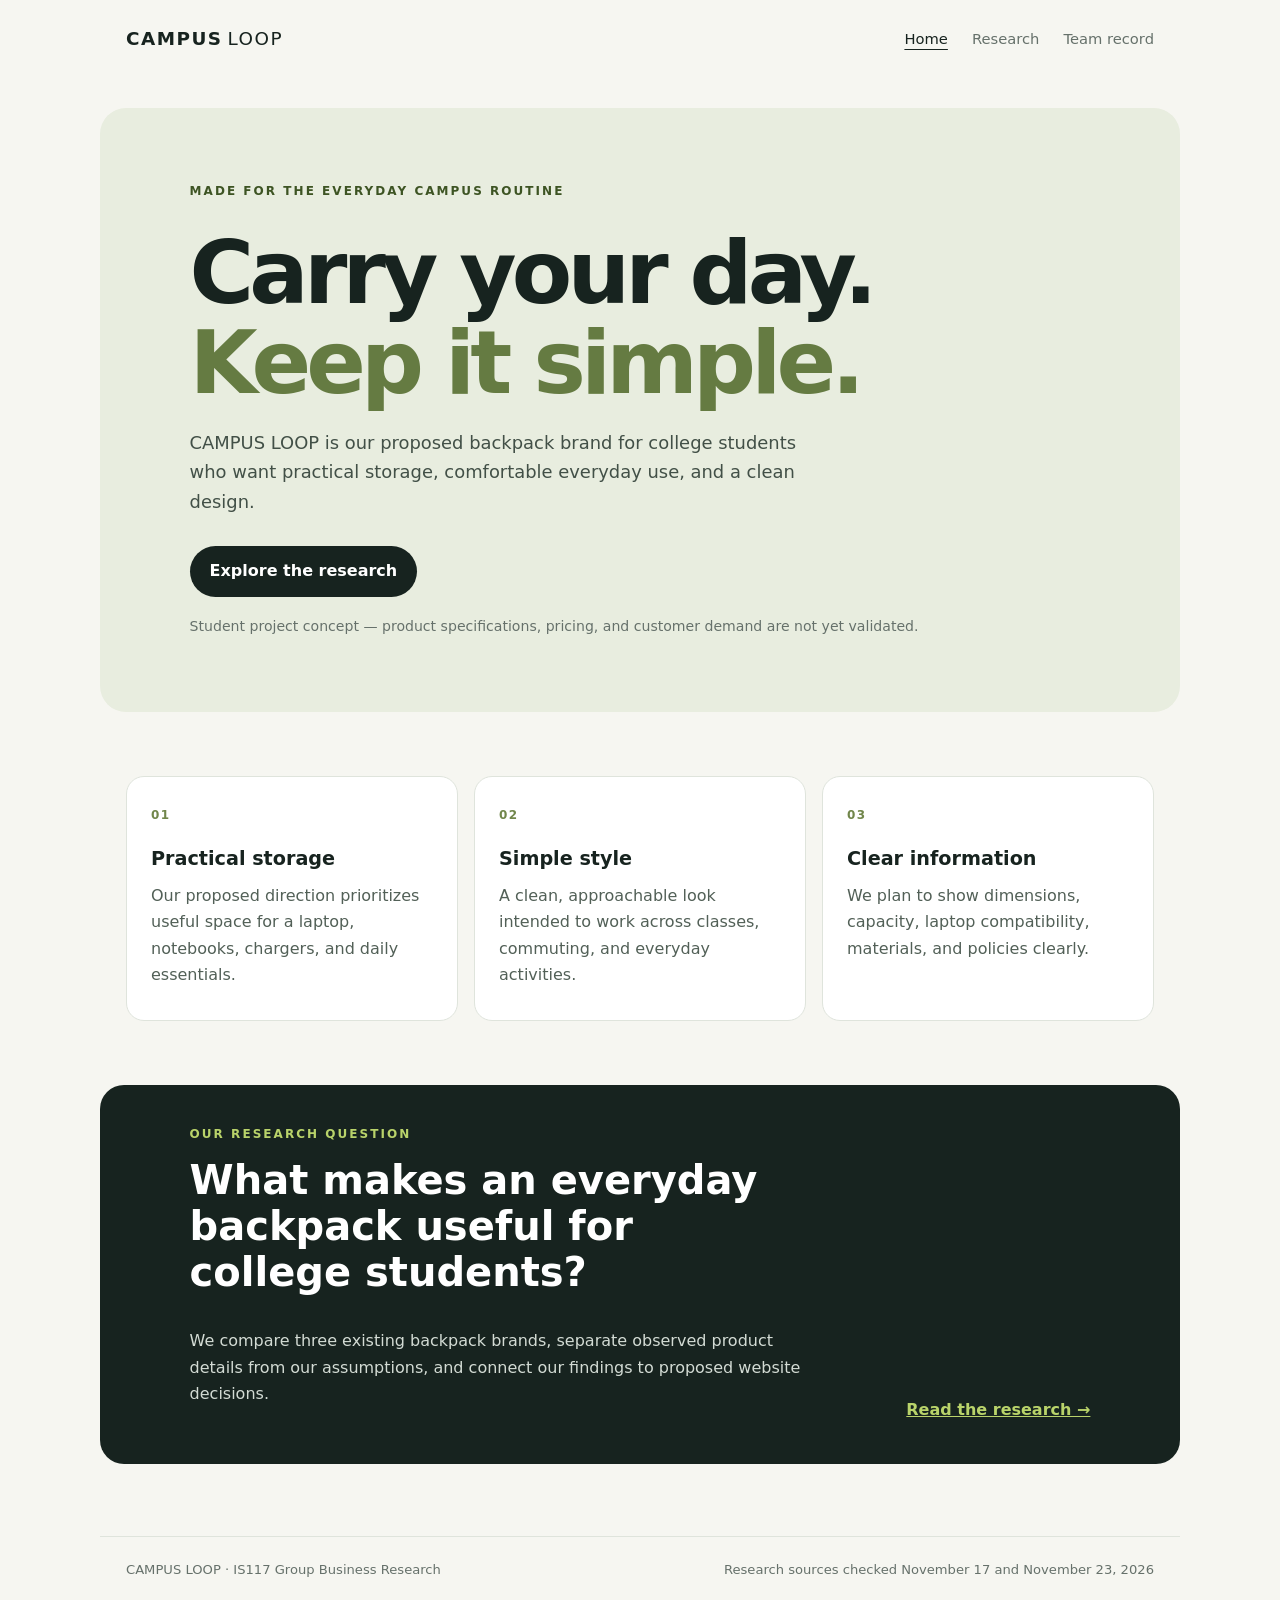
<file: index.html>
<!doctype html>
<html lang="en">
<head>
  <meta charset="utf-8">
  <meta name="viewport" content="width=device-width, initial-scale=1">
  <meta name="description" content="CAMPUS LOOP is a proposed practical backpack brand for college students. Explore our IS117 group business research.">
  <title>CAMPUS LOOP | Everyday backpacks for campus</title>
  <link rel="stylesheet" href="style.css">
</head>
<body>
  <header class="site-header">
    <a class="brand" href="index.html" aria-label="CAMPUS LOOP home">CAMPUS<span>LOOP</span></a>
    <nav aria-label="Main navigation">
      <a href="index.html" aria-current="page">Home</a>
      <a href="research.html">Research</a>
      <a href="team-and-peer-review.md">Team record</a>
    </nav>
  </header>
  <main>
    <section class="hero">
      <p class="eyebrow">MADE FOR THE EVERYDAY CAMPUS ROUTINE</p>
      <h1>Carry your day.<br><span>Keep it simple.</span></h1>
      <p class="hero-copy">CAMPUS LOOP is our proposed backpack brand for college students who want practical storage, comfortable everyday use, and a clean design.</p>
      <a class="button" href="research.html">Explore the research</a>
      <p class="note">Student project concept — product specifications, pricing, and customer demand are not yet validated.</p>
    </section>
    <section class="section-grid" aria-label="Brand direction">
      <article class="feature-card">
        <span class="number">01</span>
        <h2>Practical storage</h2>
        <p>Our proposed direction prioritizes useful space for a laptop, notebooks, chargers, and daily essentials.</p>
      </article>
      <article class="feature-card">
        <span class="number">02</span>
        <h2>Simple style</h2>
        <p>A clean, approachable look intended to work across classes, commuting, and everyday activities.</p>
      </article>
      <article class="feature-card">
        <span class="number">03</span>
        <h2>Clear information</h2>
        <p>We plan to show dimensions, capacity, laptop compatibility, materials, and policies clearly.</p>
      </article>
    </section>
    <section class="callout">
      <div>
        <p class="eyebrow">OUR RESEARCH QUESTION</p>
        <h2>What makes an everyday backpack useful for college students?</h2>
        <p>We compare three existing backpack brands, separate observed product details from our assumptions, and connect our findings to proposed website decisions.</p>
      </div>
      <a class="text-link" href="research.html">Read the research →</a>
    </section>
  </main>
  <footer><span>CAMPUS LOOP · IS117 Group Business Research</span><span>Research sources checked November 17 and November 23, 2026</span></footer>
</body>
</html>
</file>
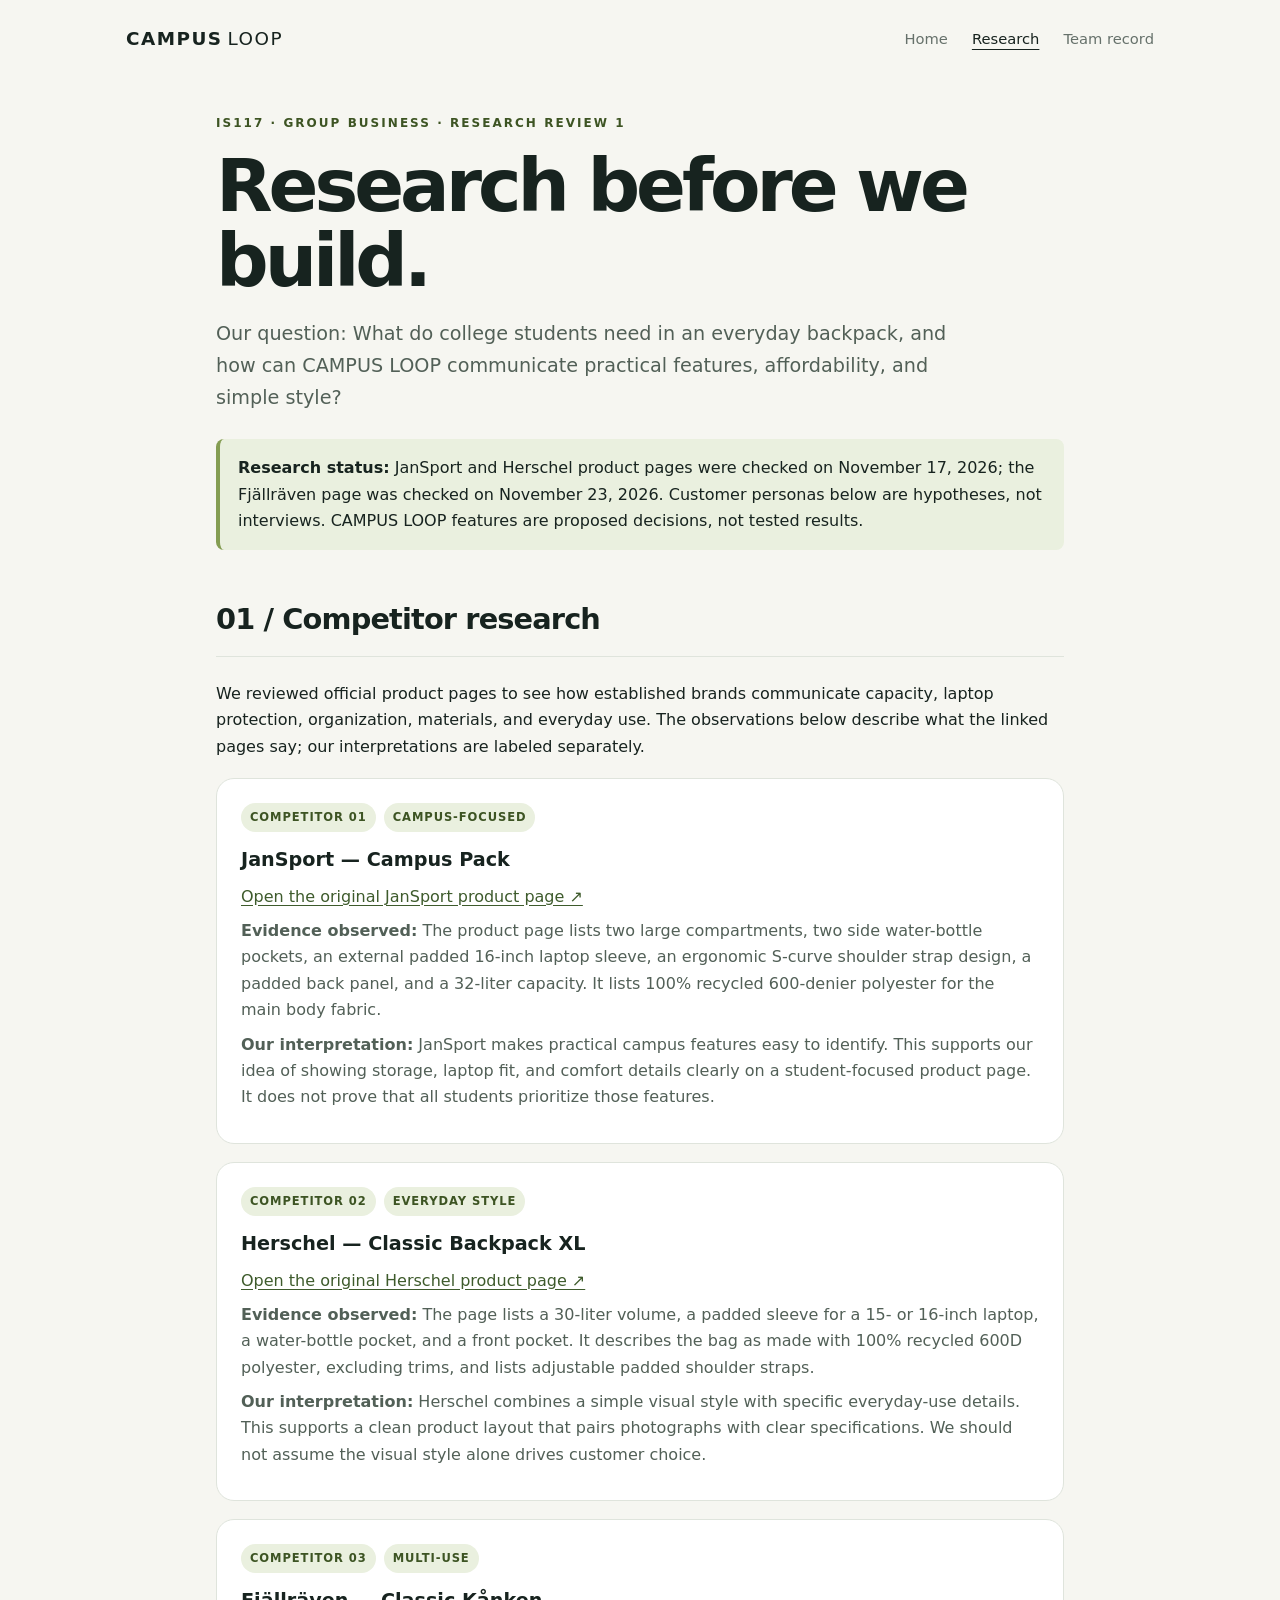
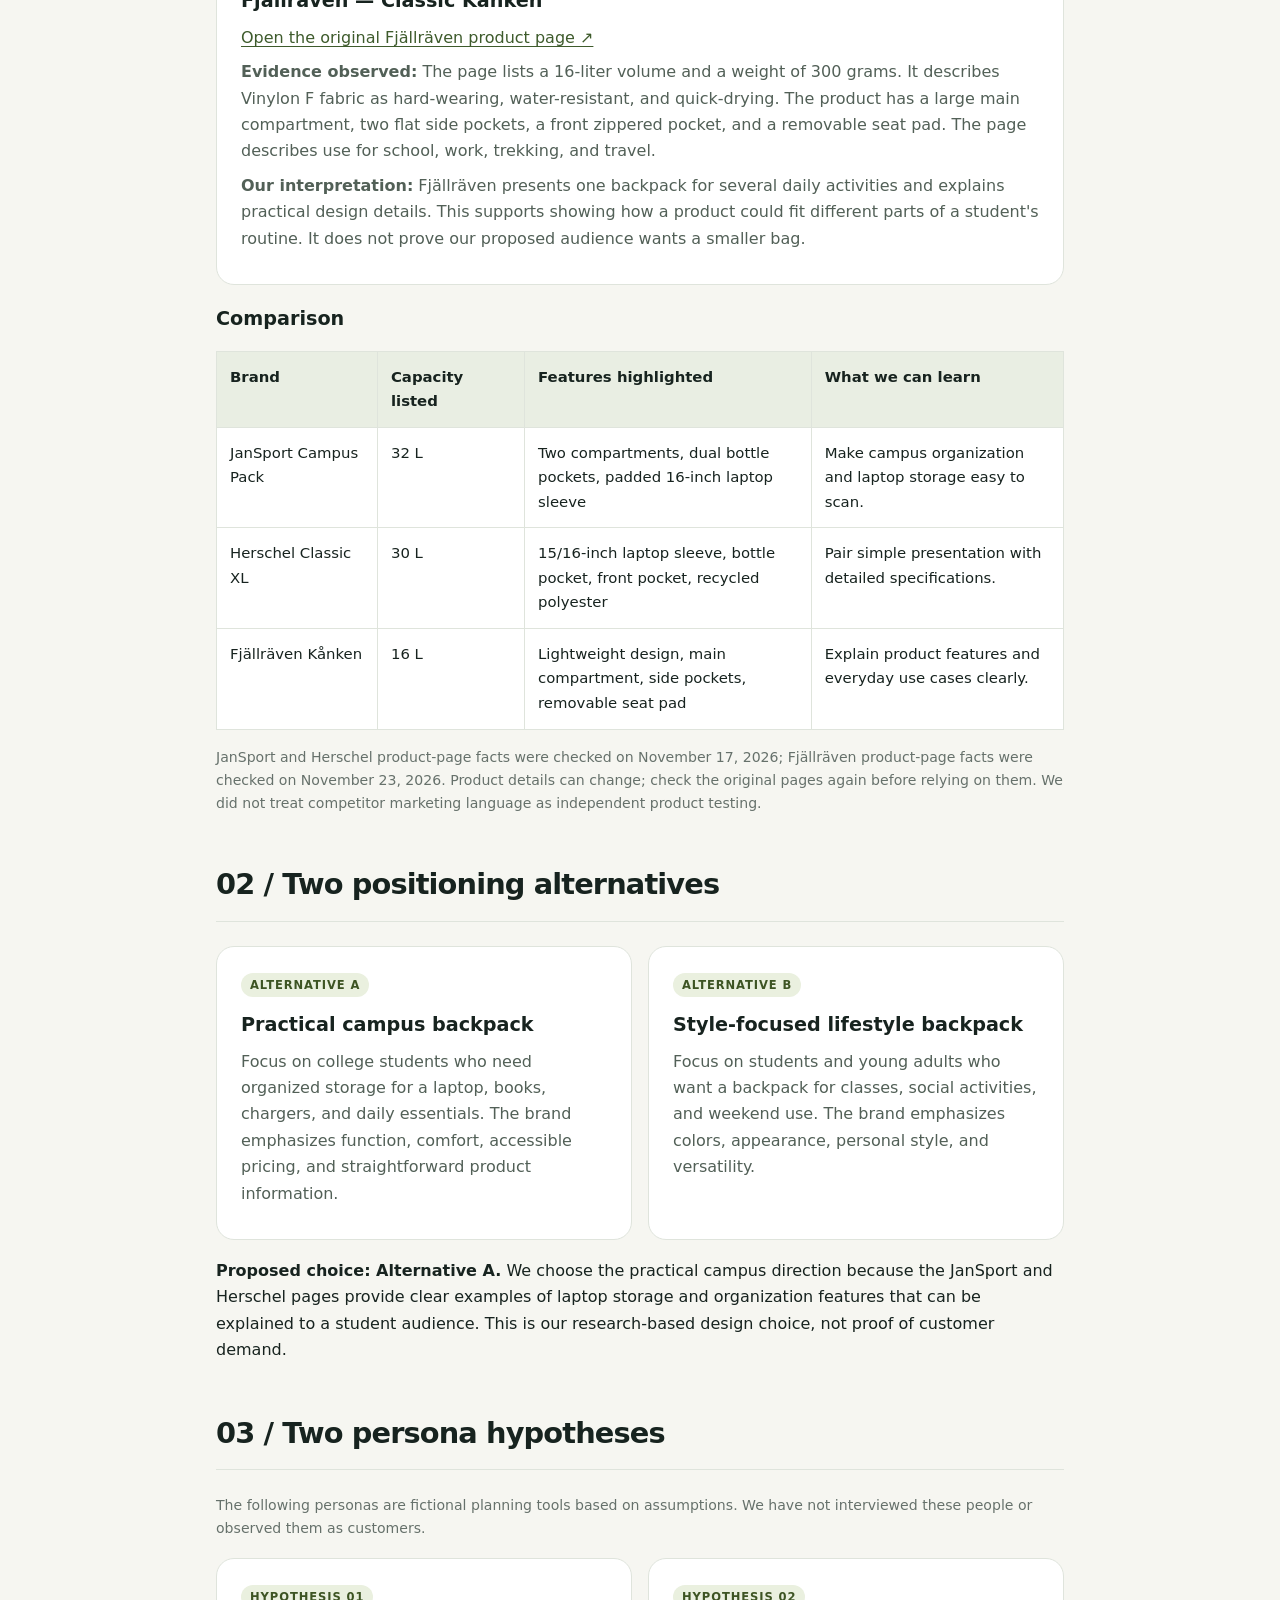
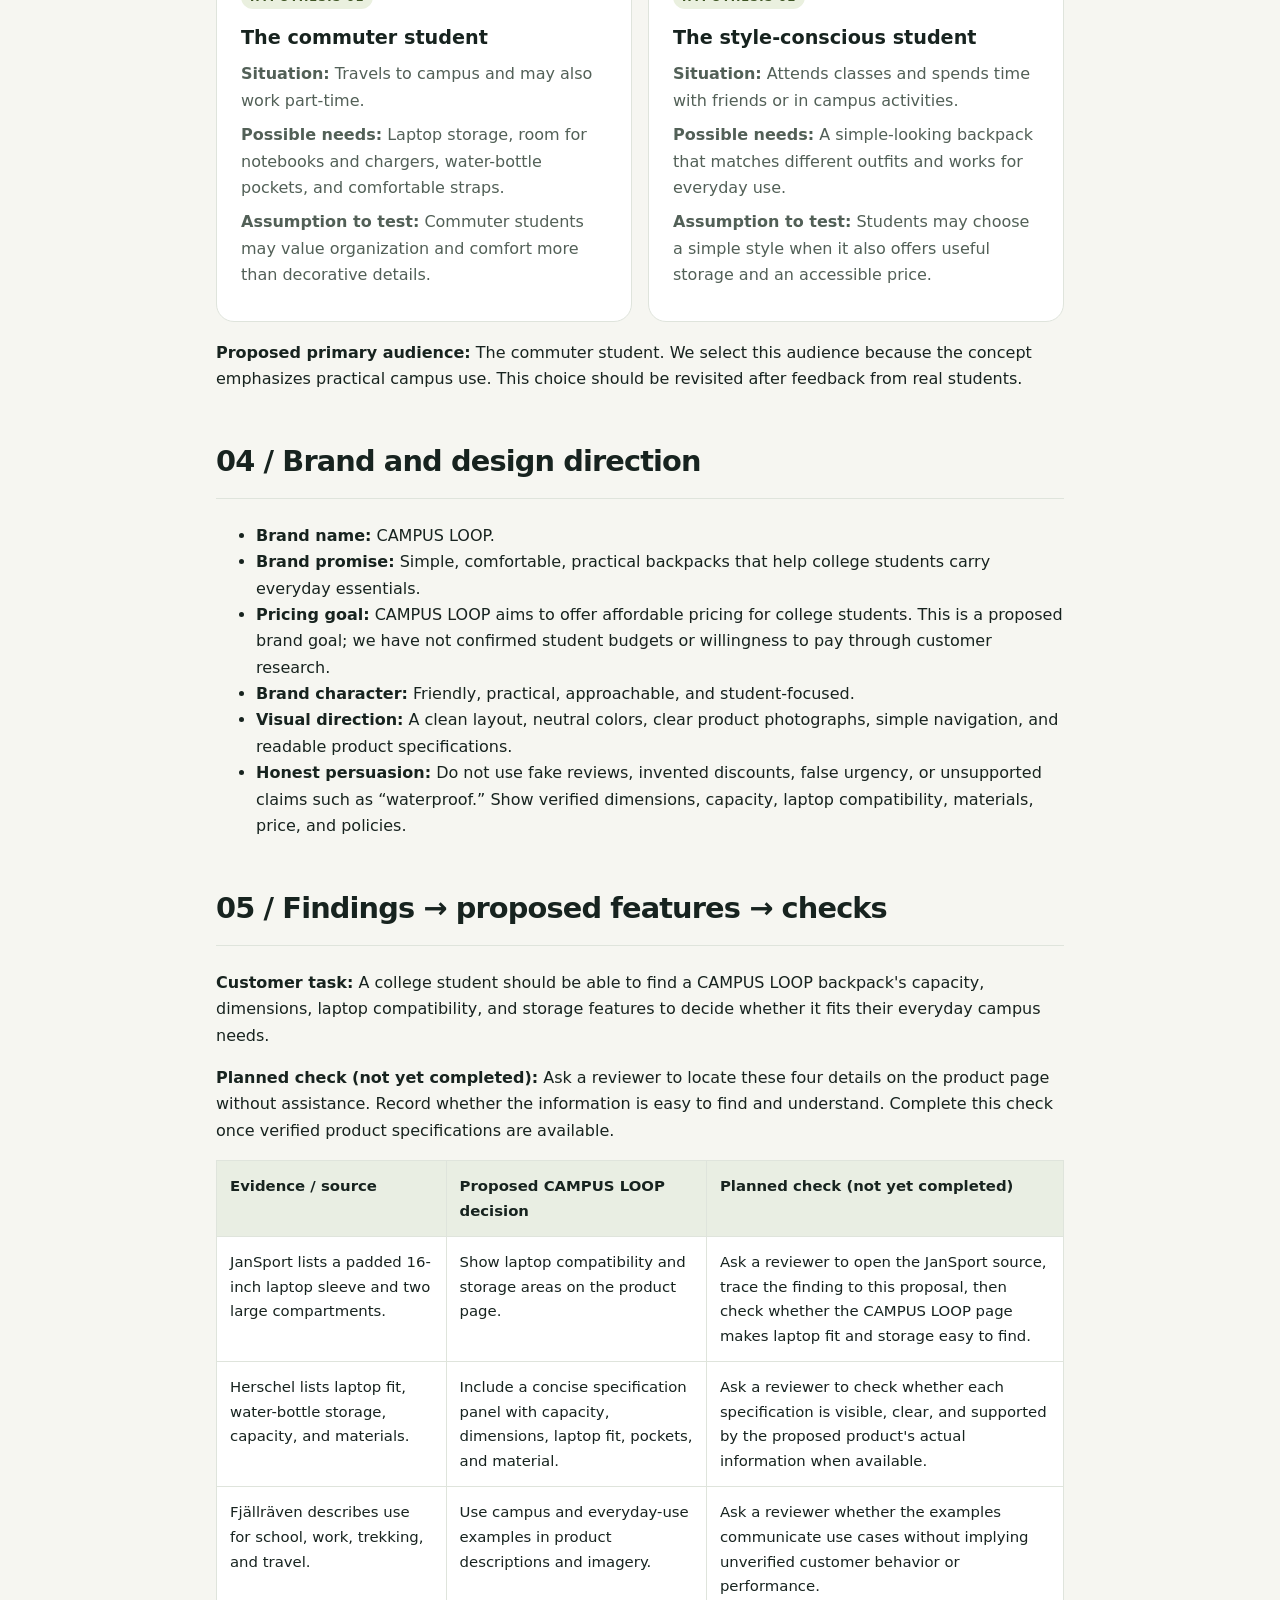
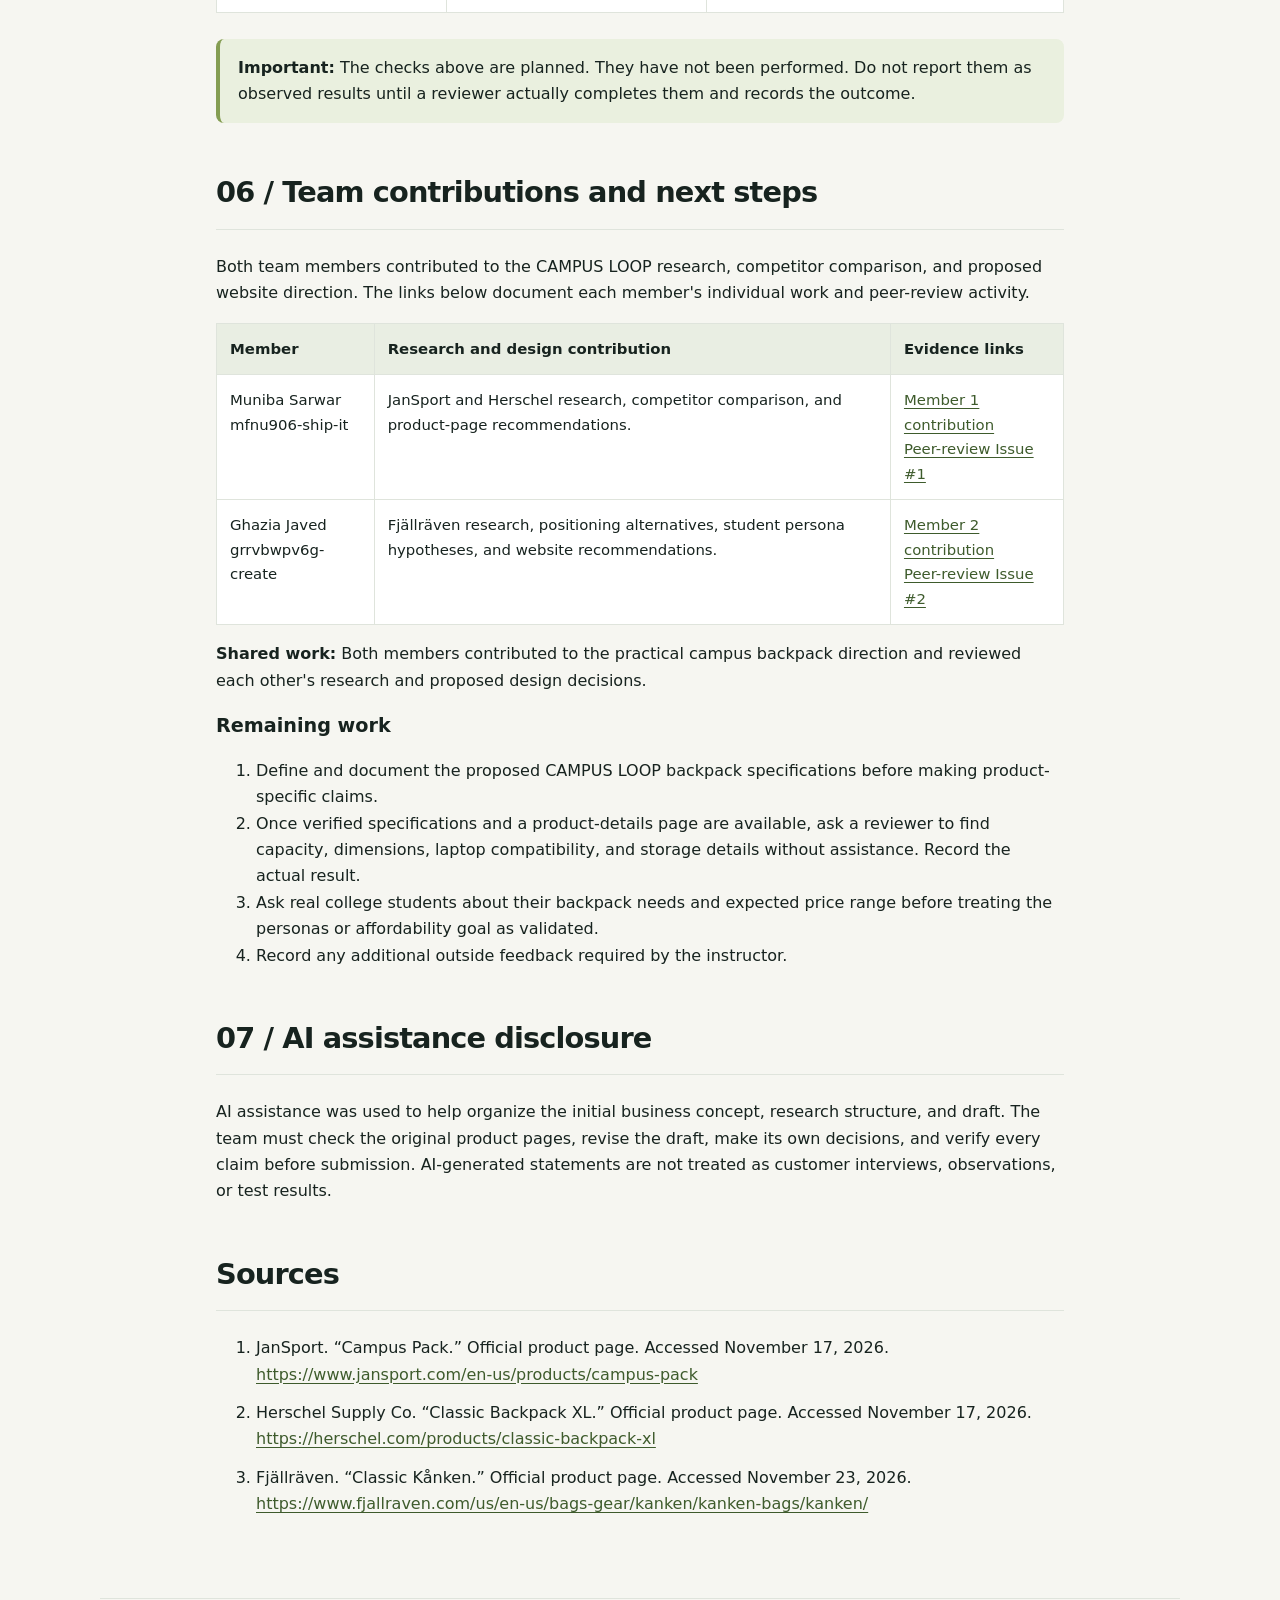
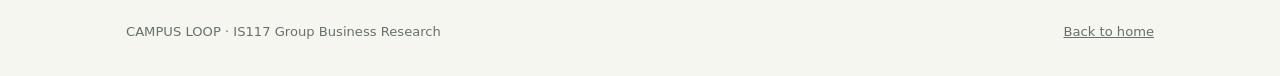
<file: research.html>
<!doctype html>
<html lang="en">
<head>
  <meta charset="utf-8">
  <meta name="viewport" content="width=device-width, initial-scale=1">
  <meta name="description" content="CAMPUS LOOP competitor research, positioning alternatives, persona hypotheses, and design decisions.">
  <title>Research | CAMPUS LOOP</title>
  <link rel="stylesheet" href="style.css">
</head>
<body>
  <header class="site-header">
    <a class="brand" href="index.html" aria-label="CAMPUS LOOP home">CAMPUS<span>LOOP</span></a>
    <nav aria-label="Main navigation">
      <a href="index.html">Home</a>
      <a href="research.html" aria-current="page">Research</a>
      <a href="https://github.com/mfnu906-ship-it/is117-group-business/blob/main/team-and-peer-review.md">Team record</a>
    </nav>
  </header>
  <main class="article">
    <p class="eyebrow">IS117 · GROUP BUSINESS · RESEARCH REVIEW 1</p>
    <h1>Research before we build.</h1>
    <p class="lede">Our question: What do college students need in an everyday backpack, and how can CAMPUS LOOP communicate practical features, affordability, and simple style?</p>
    <div class="status-note"><strong>Research status:</strong> JanSport and Herschel product pages were checked on November 17, 2026; the Fjällräven page was checked on November 23, 2026. Customer personas below are hypotheses, not interviews. CAMPUS LOOP features are proposed decisions, not tested results.</div>

    <section>
      <h2>01 / Competitor research</h2>
      <p>We reviewed official product pages to see how established brands communicate capacity, laptop protection, organization, materials, and everyday use. The observations below describe what the linked pages say; our interpretations are labeled separately.</p>
      <div class="research-card">
        <div class="card-top"><span class="tag">Competitor 01</span><span class="tag">Campus-focused</span></div>
        <h3>JanSport — Campus Pack</h3>
        <p><a href="https://www.jansport.com/en-us/products/campus-pack" target="_blank" rel="noopener">Open the original JanSport product page ↗</a></p>
        <p><strong>Evidence observed:</strong> The product page lists two large compartments, two side water-bottle pockets, an external padded 16-inch laptop sleeve, an ergonomic S-curve shoulder strap design, a padded back panel, and a 32-liter capacity. It lists 100% recycled 600-denier polyester for the main body fabric.</p>
        <p><strong>Our interpretation:</strong> JanSport makes practical campus features easy to identify. This supports our idea of showing storage, laptop fit, and comfort details clearly on a student-focused product page. It does not prove that all students prioritize those features.</p>
      </div>
      <div class="research-card">
        <div class="card-top"><span class="tag">Competitor 02</span><span class="tag">Everyday style</span></div>
        <h3>Herschel — Classic Backpack XL</h3>
        <p><a href="https://herschel.com/products/classic-backpack-xl" target="_blank" rel="noopener">Open the original Herschel product page ↗</a></p>
        <p><strong>Evidence observed:</strong> The page lists a 30-liter volume, a padded sleeve for a 15- or 16-inch laptop, a water-bottle pocket, and a front pocket. It describes the bag as made with 100% recycled 600D polyester, excluding trims, and lists adjustable padded shoulder straps.</p>
        <p><strong>Our interpretation:</strong> Herschel combines a simple visual style with specific everyday-use details. This supports a clean product layout that pairs photographs with clear specifications. We should not assume the visual style alone drives customer choice.</p>
      </div>
      <div class="research-card">
        <div class="card-top"><span class="tag">Competitor 03</span><span class="tag">Multi-use</span></div>
        <h3>Fjällräven — Classic Kånken</h3>
        <p><a href="https://www.fjallraven.com/us/en-us/bags-gear/kanken/kanken-bags/kanken/" target="_blank" rel="noopener">Open the original Fjällräven product page ↗</a></p>
        <p><strong>Evidence observed:</strong> The page lists a 16-liter volume and a weight of 300 grams. It describes Vinylon F fabric as hard-wearing, water-resistant, and quick-drying. The product has a large main compartment, two flat side pockets, a front zippered pocket, and a removable seat pad. The page describes use for school, work, trekking, and travel.</p>
        <p><strong>Our interpretation:</strong> Fjällräven presents one backpack for several daily activities and explains practical design details. This supports showing how a product could fit different parts of a student's routine. It does not prove our proposed audience wants a smaller bag.</p>
      </div>
      <h3>Comparison</h3>
      <div class="table-wrap"><table>
        <thead><tr><th>Brand</th><th>Capacity listed</th><th>Features highlighted</th><th>What we can learn</th></tr></thead>
        <tbody>
          <tr><td>JanSport Campus Pack</td><td>32 L</td><td>Two compartments, dual bottle pockets, padded 16-inch laptop sleeve</td><td>Make campus organization and laptop storage easy to scan.</td></tr>
          <tr><td>Herschel Classic XL</td><td>30 L</td><td>15/16-inch laptop sleeve, bottle pocket, front pocket, recycled polyester</td><td>Pair simple presentation with detailed specifications.</td></tr>
          <tr><td>Fjällräven Kånken</td><td>16 L</td><td>Lightweight design, main compartment, side pockets, removable seat pad</td><td>Explain product features and everyday use cases clearly.</td></tr>
        </tbody>
      </table></div>
     <p class="small">JanSport and Herschel product-page facts were checked on November 17, 2026; Fjällräven product-page facts were checked on November 23, 2026. Product details can change; check the original pages again before relying on them. We did not treat competitor marketing language as independent product testing.</p>
    </section>

    <section>
      <h2>02 / Two positioning alternatives</h2>
      <div class="two-col">
        <article class="mini-card"><span class="tag">Alternative A</span><h3>Practical campus backpack</h3><p>Focus on college students who need organized storage for a laptop, books, chargers, and daily essentials. The brand emphasizes function, comfort, accessible pricing, and straightforward product information.</p></article>
        <article class="mini-card"><span class="tag">Alternative B</span><h3>Style-focused lifestyle backpack</h3><p>Focus on students and young adults who want a backpack for classes, social activities, and weekend use. The brand emphasizes colors, appearance, personal style, and versatility.</p></article>
      </div>
      <p><strong>Proposed choice: Alternative A.</strong> We choose the practical campus direction because the JanSport and Herschel pages provide clear examples of laptop storage and organization features that can be explained to a student audience. This is our research-based design choice, not proof of customer demand.</p>
    </section>

    <section>
      <h2>03 / Two persona hypotheses</h2>
      <p class="small">The following personas are fictional planning tools based on assumptions. We have not interviewed these people or observed them as customers.</p>
      <div class="two-col">
        <article class="mini-card"><span class="tag">Hypothesis 01</span><h3>The commuter student</h3><p><strong>Situation:</strong> Travels to campus and may also work part-time.</p><p><strong>Possible needs:</strong> Laptop storage, room for notebooks and chargers, water-bottle pockets, and comfortable straps.</p><p><strong>Assumption to test:</strong> Commuter students may value organization and comfort more than decorative details.</p></article>
        <article class="mini-card"><span class="tag">Hypothesis 02</span><h3>The style-conscious student</h3><p><strong>Situation:</strong> Attends classes and spends time with friends or in campus activities.</p><p><strong>Possible needs:</strong> A simple-looking backpack that matches different outfits and works for everyday use.</p><p><strong>Assumption to test:</strong> Students may choose a simple style when it also offers useful storage and an accessible price.</p></article>
      </div>
      <p><strong>Proposed primary audience:</strong> The commuter student. We select this audience because the concept emphasizes practical campus use. This choice should be revisited after feedback from real students.</p>
    </section>

    <section>
      <h2>04 / Brand and design direction</h2>
      <ul>
        <li><strong>Brand name:</strong> CAMPUS LOOP.</li>
        <li><strong>Brand promise:</strong> Simple, comfortable, practical backpacks that help college students carry everyday essentials.</li>
<li><strong>Pricing goal:</strong> CAMPUS LOOP aims to offer affordable pricing for college students. This is a proposed brand goal; we have not confirmed student budgets or willingness to pay through customer research.</li>
        <li><strong>Brand character:</strong> Friendly, practical, approachable, and student-focused.</li>
        <li><strong>Visual direction:</strong> A clean layout, neutral colors, clear product photographs, simple navigation, and readable product specifications.</li>
        <li><strong>Honest persuasion:</strong> Do not use fake reviews, invented discounts, false urgency, or unsupported claims such as “waterproof.” Show verified dimensions, capacity, laptop compatibility, materials, price, and policies.</li>
      </ul>
    </section>

    <section>
      <h2>05 / Findings → proposed features → checks</h2>
      <p><strong>Customer task:</strong> A college student should be able to find a CAMPUS LOOP backpack's capacity, dimensions, laptop compatibility, and storage features to decide whether it fits their everyday campus needs.</p>

<p><strong>Planned check (not yet completed):</strong> Ask a reviewer to locate these four details on the product page without assistance. Record whether the information is easy to find and understand. Complete this check once verified product specifications are available.</p>
      <div class="table-wrap"><table>
        <thead><tr><th>Evidence / source</th><th>Proposed CAMPUS LOOP decision</th><th>Planned check (not yet completed)</th></tr></thead>
        <tbody>
          <tr><td>JanSport lists a padded 16-inch laptop sleeve and two large compartments.</td><td>Show laptop compatibility and storage areas on the product page.</td><td>Ask a reviewer to open the JanSport source, trace the finding to this proposal, then check whether the CAMPUS LOOP page makes laptop fit and storage easy to find.</td></tr>
          <tr><td>Herschel lists laptop fit, water-bottle storage, capacity, and materials.</td><td>Include a concise specification panel with capacity, dimensions, laptop fit, pockets, and material.</td><td>Ask a reviewer to check whether each specification is visible, clear, and supported by the proposed product's actual information when available.</td></tr>
          <tr><td>Fjällräven describes use for school, work, trekking, and travel.</td><td>Use campus and everyday-use examples in product descriptions and imagery.</td><td>Ask a reviewer whether the examples communicate use cases without implying unverified customer behavior or performance.</td></tr>
        </tbody>
      </table></div>
      <p class="status-note"><strong>Important:</strong> The checks above are planned. They have not been performed. Do not report them as observed results until a reviewer actually completes them and records the outcome.</p>
    </section>

    <section>
      <h2>06 / Team contributions and next steps</h2>
     <p>Both team members contributed to the CAMPUS LOOP research, competitor comparison, and proposed website direction. The links below document each member's individual work and peer-review activity.</p>

<div class="table-wrap">
  <table>
    <thead>
      <tr>
        <th>Member</th>
        <th>Research and design contribution</th>
        <th>Evidence links</th>
      </tr>
    </thead>
    <tbody>
      <tr>
        <td>Muniba Sarwar<br>mfnu906-ship-it</td>
        <td>JanSport and Herschel research, competitor comparison, and product-page recommendations.</td>
        <td>
          <a href="muniba-member-1-contribution.md">Member 1 contribution</a><br>
          <a href="https://github.com/mfnu906-ship-it/is117-group-business/issues/1">Peer-review Issue #1</a>
        </td>
      </tr>
      <tr>
        <td>Ghazia Javed<br>grrvbwpv6g-create</td>
        <td>Fjällräven research, positioning alternatives, student persona hypotheses, and website recommendations.</td>
        <td>
          <a href="ghazia-member-2-contribution.md">Member 2 contribution</a><br>
          <a href="https://github.com/mfnu906-ship-it/is117-group-business/issues/2">Peer-review Issue #2</a>
        </td>
      </tr>
    </tbody>
  </table>
</div>

<p><strong>Shared work:</strong> Both members contributed to the practical campus backpack direction and reviewed each other's research and proposed design decisions.</p>

<h3>Remaining work</h3>
<ol>
  <li>Define and document the proposed CAMPUS LOOP backpack specifications before making product-specific claims.</li>
  <li>Once verified specifications and a product-details page are available, ask a reviewer to find capacity, dimensions, laptop compatibility, and storage details without assistance. Record the actual result.</li>
  <li>Ask real college students about their backpack needs and expected price range before treating the personas or affordability goal as validated.</li>
  <li>Record any additional outside feedback required by the instructor.</li>
</ol>
    </section>

    <section>
      <h2>07 / AI assistance disclosure</h2>
      <p>AI assistance was used to help organize the initial business concept, research structure, and draft. The team must check the original product pages, revise the draft, make its own decisions, and verify every claim before submission. AI-generated statements are not treated as customer interviews, observations, or test results.</p>
    </section>

    <section>
      <h2>Sources</h2>
      <ol class="sources">
        <li>JanSport. “Campus Pack.” Official product page. Accessed November 17, 2026. <a href="https://www.jansport.com/en-us/products/campus-pack" target="_blank" rel="noopener">https://www.jansport.com/en-us/products/campus-pack</a></li>
        <li>Herschel Supply Co. “Classic Backpack XL.” Official product page. Accessed November 17, 2026. <a href="https://herschel.com/products/classic-backpack-xl" target="_blank" rel="noopener">https://herschel.com/products/classic-backpack-xl</a></li>
        <li>Fjällräven. “Classic Kånken.” Official product page. Accessed November 23, 2026. <a href="https://www.fjallraven.com/us/en-us/bags-gear/kanken/kanken-bags/kanken/" target="_blank" rel="noopener">https://www.fjallraven.com/us/en-us/bags-gear/kanken/kanken-bags/kanken/</a></li>
      </ol>
    </section>
  </main>
  <footer><span>CAMPUS LOOP · IS117 Group Business Research</span><span><a href="index.html">Back to home</a></span></footer>
</body>
</html>
</file>
<file: style.css>
:root{--ink:#17231f;--muted:#66716b;--paper:#f6f6f1;--card:#fff;--line:#dfe4dc;--accent:#b9d36a;--accent-dark:#3d5423;--soft:#eaf0df;--max:1080px}*{box-sizing:border-box}html{scroll-behavior:smooth}body{margin:0;background:var(--paper);color:var(--ink);font-family:Inter,ui-sans-serif,system-ui,-apple-system,BlinkMacSystemFont,"Segoe UI",sans-serif;line-height:1.65}.site-header{max-width:var(--max);margin:auto;padding:24px 26px;display:flex;align-items:center;justify-content:space-between;gap:20px}.brand{font-weight:900;letter-spacing:.08em;font-size:1.15rem;color:var(--ink);text-decoration:none}.brand span{font-weight:500;margin-left:5px}.site-header nav{display:flex;gap:24px;flex-wrap:wrap}.site-header nav a{color:var(--muted);text-decoration:none;font-size:.92rem}.site-header nav a[aria-current=page],.site-header nav a:hover{color:var(--ink);text-decoration:underline;text-underline-offset:5px}.hero{max-width:var(--max);margin:30px auto 64px;padding:74px 7%;background:#e8eddf;border-radius:26px;min-height:420px;display:flex;flex-direction:column;align-items:flex-start;justify-content:center}.eyebrow{font-size:.75rem;font-weight:800;letter-spacing:.17em;color:var(--accent-dark)}h1,h2,h3,p{margin-top:0}h1{font-size:clamp(2.7rem,7vw,5.5rem);line-height:1.02;letter-spacing:-.055em;margin:14px 0 20px}h1 span{color:#657b42}.hero-copy{max-width:620px;font-size:1.12rem;color:#425047}.button{display:inline-block;background:var(--ink);color:white;text-decoration:none;padding:12px 20px;border-radius:999px;font-weight:700;margin-top:12px}.button:hover{background:#33473d}.note,.small{font-size:.88rem;color:var(--muted)}.note{margin:18px 0 0}.section-grid{max-width:var(--max);margin:0 auto 64px;padding:0 26px;display:grid;grid-template-columns:repeat(3,1fr);gap:16px}.feature-card,.mini-card,.research-card{background:var(--card);border:1px solid var(--line);border-radius:18px;padding:24px}.number{font-size:.75rem;color:#71864b;font-weight:800;letter-spacing:.12em}.feature-card h2{font-size:1.2rem;margin:16px 0 8px}.feature-card p,.mini-card p,.research-card p{color:#526057;margin-bottom:8px}.callout{max-width:var(--max);margin:0 auto 72px;padding:40px 7%;background:var(--ink);color:white;border-radius:24px;display:flex;justify-content:space-between;align-items:flex-end;gap:28px}.callout .eyebrow{color:var(--accent)}.callout h2{font-size:clamp(1.6rem,4vw,2.5rem);line-height:1.15;max-width:600px}.callout p:not(.eyebrow){color:#d3dbd4;max-width:620px}.text-link{color:var(--accent);font-weight:700;white-space:nowrap}.article{max-width:900px;margin:36px auto 80px;padding:0 26px}.article h1{font-size:clamp(2.7rem,6vw,4.6rem)}.lede{font-size:1.2rem;color:#526057;max-width:760px}.status-note{background:var(--soft);border-left:4px solid #849d52;padding:16px 18px;border-radius:8px;margin:26px 0 34px}.article section{margin:46px 0}.article section h2{font-size:1.8rem;letter-spacing:-.03em;border-bottom:1px solid var(--line);padding-bottom:12px}.article h3{font-size:1.2rem;margin:12px 0 8px}.research-card{margin:18px 0}.card-top{display:flex;gap:8px;flex-wrap:wrap}.tag{background:var(--soft);color:var(--accent-dark);font-size:.72rem;font-weight:800;letter-spacing:.08em;text-transform:uppercase;padding:5px 9px;border-radius:999px}.article a{color:#3e5b2c;text-underline-offset:3px}.two-col{display:grid;grid-template-columns:1fr 1fr;gap:16px;margin:18px 0}.mini-card h3{margin-top:12px}.table-wrap{overflow-x:auto;margin:16px 0}table{border-collapse:collapse;width:100%;background:white;font-size:.93rem}th,td{text-align:left;vertical-align:top;padding:13px;border:1px solid var(--line);min-width:145px}th{background:#e9eee3;font-weight:800}.sources li{margin:12px 0;overflow-wrap:anywhere}footer{max-width:var(--max);margin:auto;padding:22px 26px 34px;display:flex;justify-content:space-between;gap:20px;color:var(--muted);font-size:.82rem;border-top:1px solid var(--line)}footer a{color:inherit}@media(max-width:720px){.site-header{align-items:flex-start;flex-direction:column}.site-header nav{gap:16px}.hero{margin:12px 14px 42px;padding:48px 26px;min-height:360px}.section-grid{grid-template-columns:1fr;padding:0 14px;margin-bottom:42px}.callout{margin:0 14px 48px;display:block;padding:30px 26px}.text-link{display:inline-block;margin-top:8px}.article{padding:0 16px;margin-top:20px}.two-col{grid-template-columns:1fr}footer{padding:20px 16px;flex-direction:column}}
</file>
